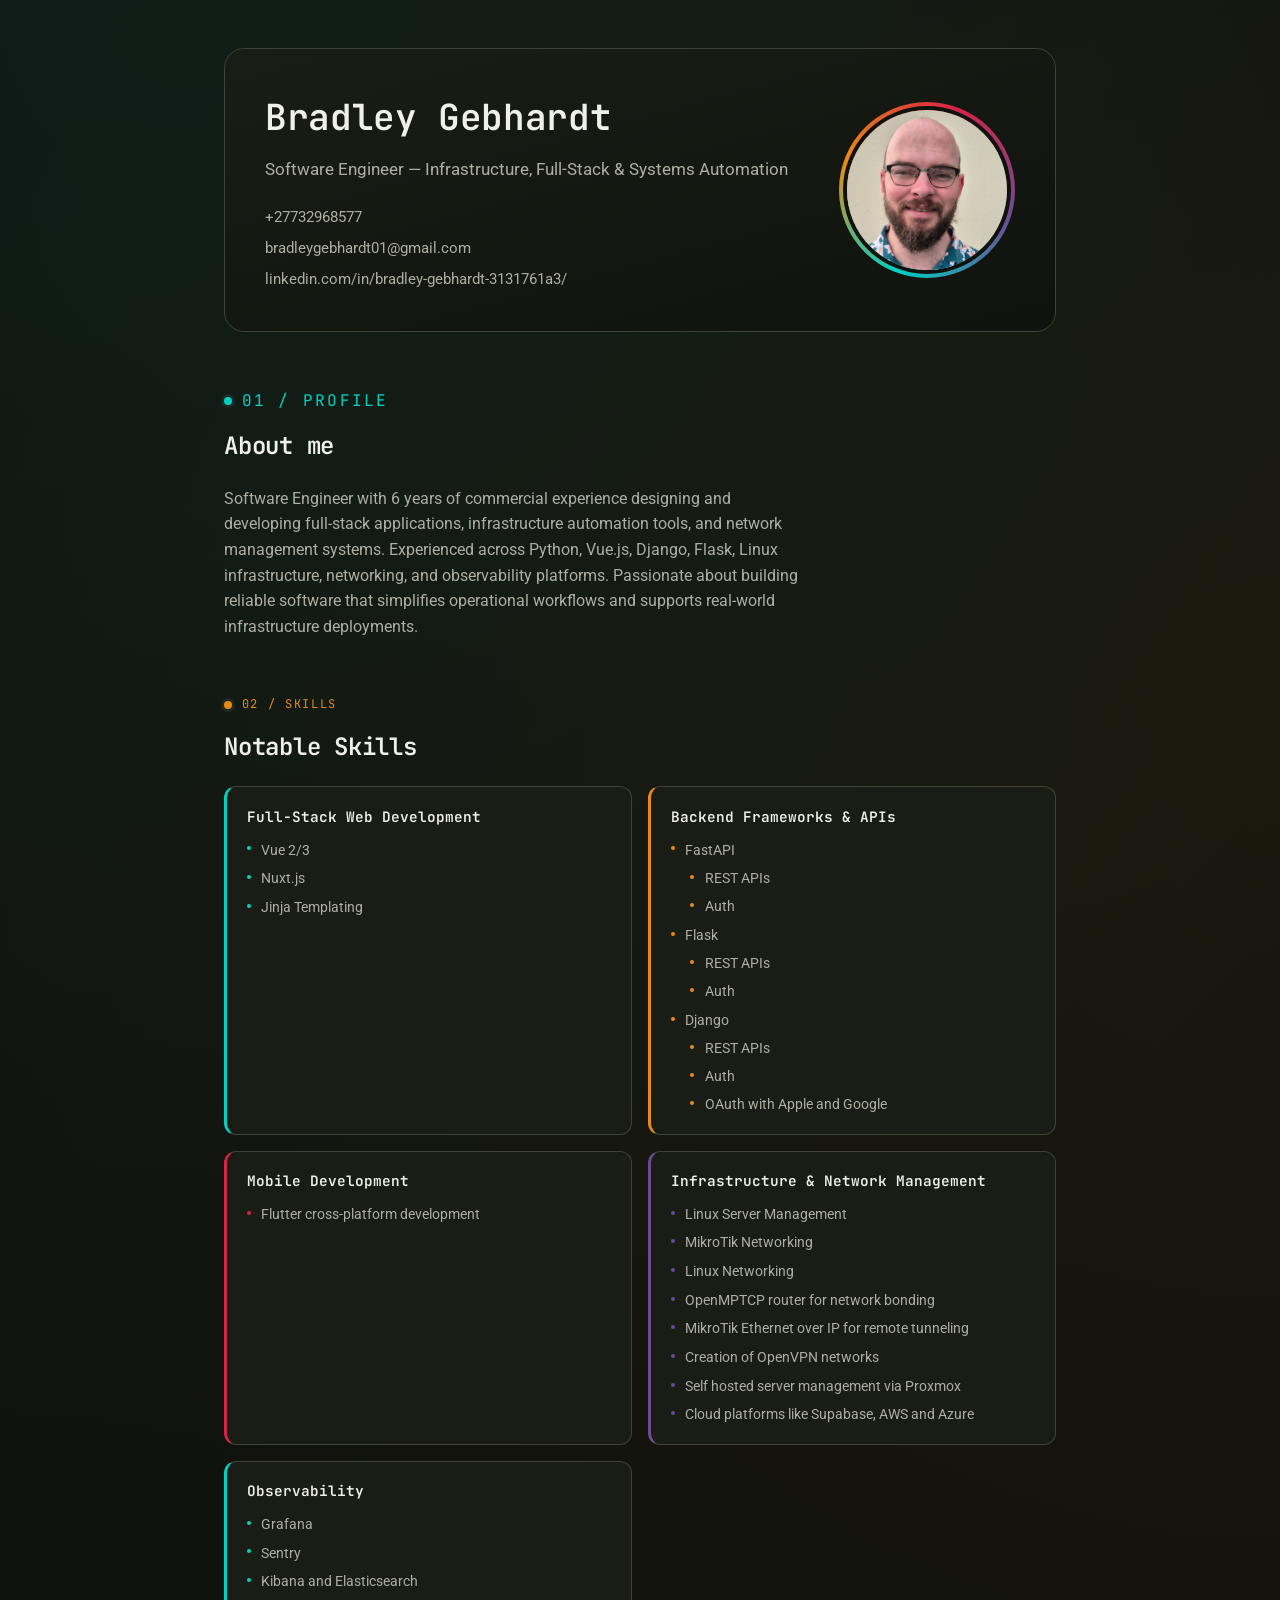
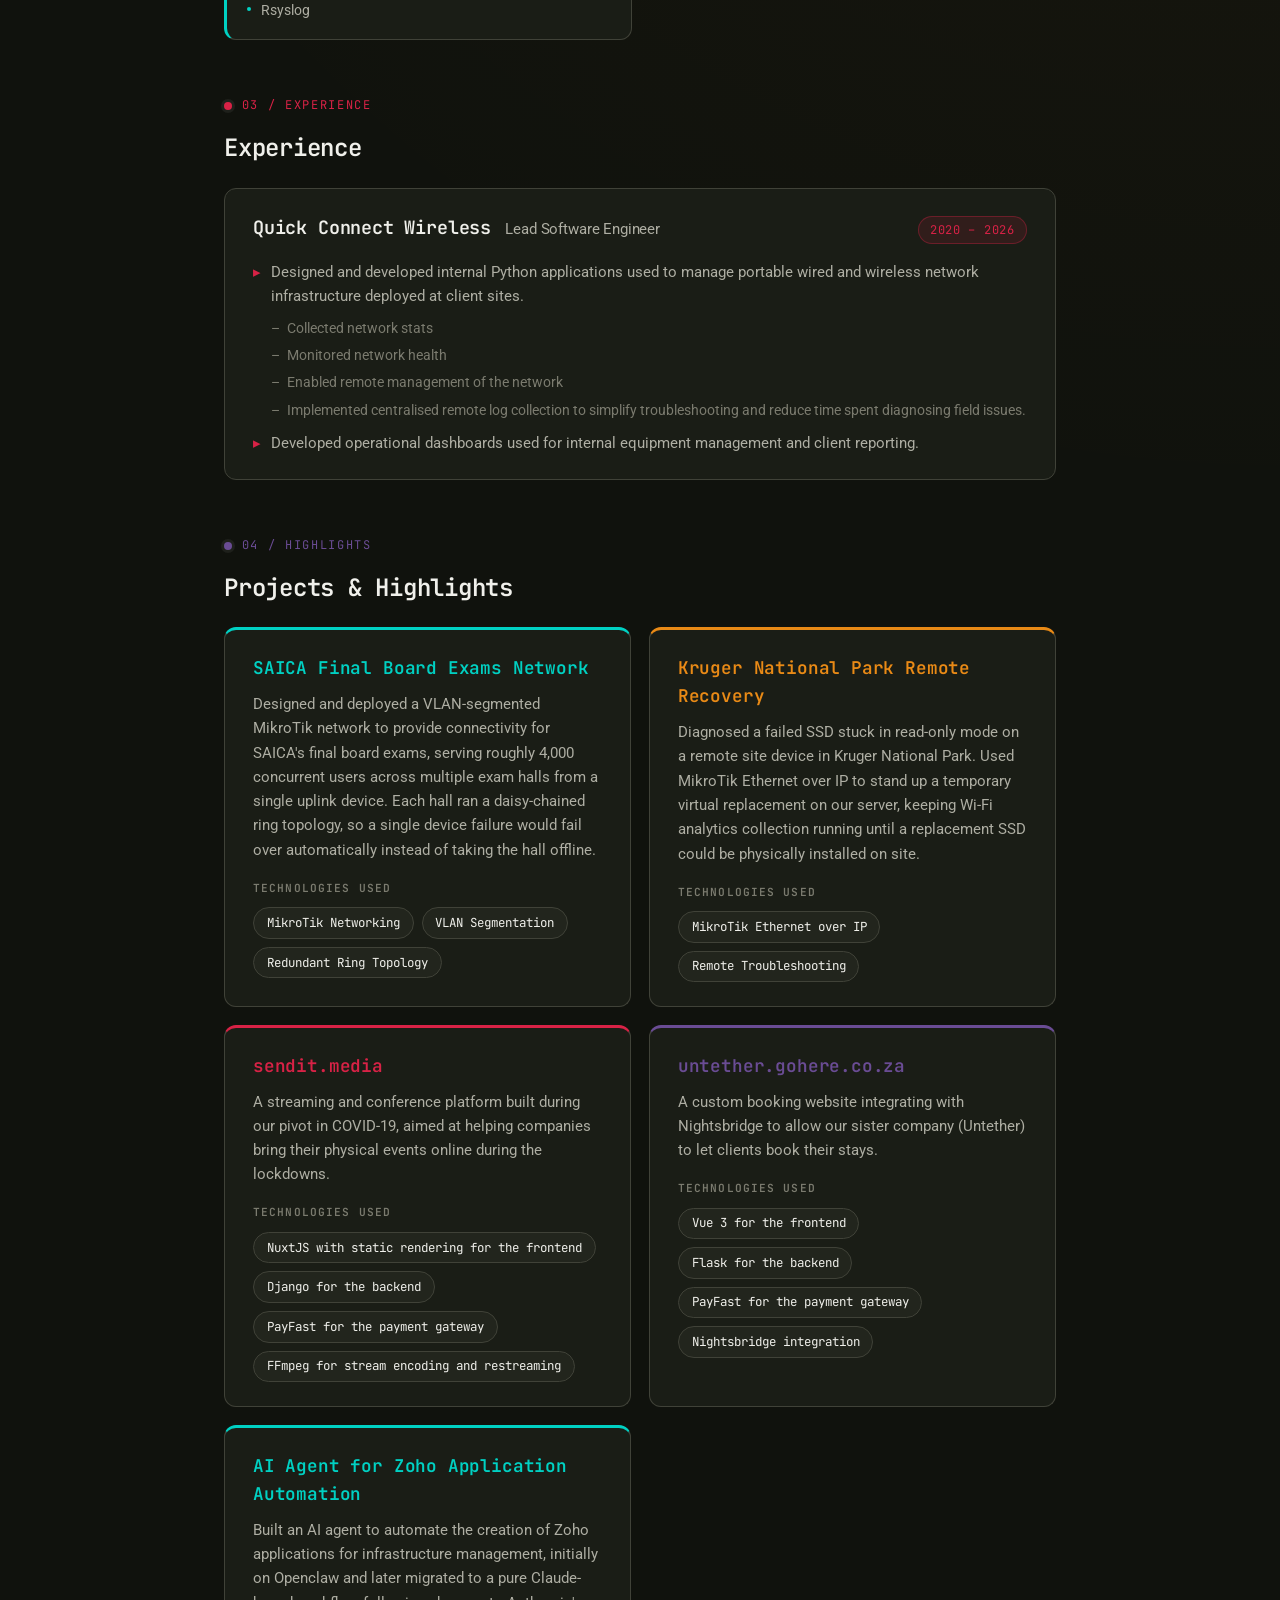
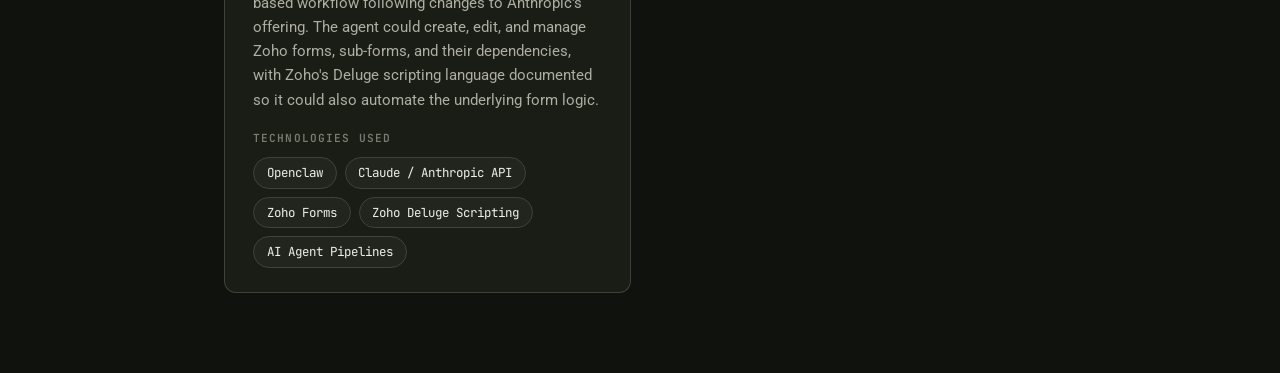
<file: index.html>
<!doctype html>
<html class="no-js" lang="">
  <head>
    <meta charset="utf-8" />
    <meta http-equiv="x-ua-compatible" content="ie=edge" />
    <title>Bradley Gebhardt</title>
    <meta name="description" content="" />
    <meta name="viewport" content="width=device-width, initial-scale=1" />

    <link rel="apple-touch-icon" href="/apple-touch-icon.png" />
    <link rel="stylesheet" href="./styles.css" type="text/css" />
    <!-- Place favicon.ico in the root directory -->
    <link rel="preconnect" href="https://fonts.googleapis.com" />
    <link rel="preconnect" href="https://fonts.gstatic.com" crossorigin />
    <link
      href="https://fonts.googleapis.com/css2?family=JetBrains+Mono:wght@400;500;600;700&family=Roboto:ital,wght@0,100..900;1,100..900&display=swap"
      rel="stylesheet"
    />
  </head>
  <body>
    <!--[if lt IE 8]>
      <p class="browserupgrade">
        You are using an <strong>outdated</strong> browser. Please
        <a href="http://browsehappy.com/">upgrade your browser</a> to improve
        your experience.
      </p>
    <![endif]-->

    <div class="page">
      <section class="header_about">
        <div class="header_about-text">
          <h1>Bradley Gebhardt</h1>

          <h2>
            Software Engineer &mdash; Infrastructure, Full-Stack &amp; Systems
            Automation
          </h2>

          <p>
            <a href="tel:+27732968577">+27732968577</a>
          </p>

          <p>
            <a href="mailto:bradleygebhardt01@gmail.com"
              >bradleygebhardt01@gmail.com</a
            >
          </p>

          <p>
            <a href="https://www.linkedin.com/in/bradley-gebhardt-3131761a3/"
              >linkedin.com/in/bradley-gebhardt-3131761a3/</a
            >
          </p>
        </div>

        <div class="image_wrapper">
          <img src="./images/headshot-1.jpeg" alt="" />
        </div>
      </section>

      <section class="header_profile" data-accent="primary">
        <p class="panel_eyebrow">
          <span class="dot" aria-hidden="true"></span>01 / Profile
        </p>
        <h2>About me</h2>

        <p>
          Software Engineer with 6 years of commercial experience designing and
          developing full-stack applications, infrastructure automation tools,
          and network management systems. Experienced across Python, Vue.js,
          Django, Flask, Linux infrastructure, networking, and observability
          platforms. Passionate about building reliable software that simplifies
          operational workflows and supports real-world infrastructure
          deployments.
        </p>
      </section>

      <section class="notable_skills" data-accent="secondary">
        <p class="panel_eyebrow">
          <span class="dot" aria-hidden="true"></span>02 / Skills
        </p>
        <h2>Notable Skills</h2>

        <ul class="skills_grid">
          <li class="skill_card">
            <span class="skill_card-title">Full-Stack Web Development</span>
            <ul class="skill_card-list">
              <li>Vue 2/3</li>
              <li>Nuxt.js</li>
              <li>Jinja Templating</li>
            </ul>
          </li>

          <li class="skill_card">
            <span class="skill_card-title">Backend Frameworks &amp; APIs</span>
            <ul class="skill_card-list">
              <li>
                FastAPI
                <ul class="skill_card-list">
                  <li>REST APIs</li>
                  <li>Auth</li>
                </ul>
              </li>
              <li>
                Flask
                <ul class="skill_card-list">
                  <li>REST APIs</li>
                  <li>Auth</li>
                </ul>
              </li>
              <li>
                Django
                <ul class="skill_card-list">
                  <li>REST APIs</li>
                  <li>Auth</li>
                  <li>OAuth with Apple and Google</li>
                </ul>
              </li>
            </ul>
          </li>

          <li class="skill_card">
            <span class="skill_card-title">Mobile Development</span>
            <ul class="skill_card-list">
              <li>Flutter cross-platform development</li>
            </ul>
          </li>

          <li class="skill_card">
            <span class="skill_card-title"
              >Infrastructure &amp; Network Management</span
            >
            <ul class="skill_card-list">
              <li>Linux Server Management</li>
              <li>MikroTik Networking</li>
              <li>Linux Networking</li>
              <li>OpenMPTCP router for network bonding</li>
              <li>MikroTik Ethernet over IP for remote tunneling</li>
              <li>Creation of OpenVPN networks</li>
              <li>Self hosted server management via Proxmox</li>
              <li>Cloud platforms like Supabase, AWS and Azure</li>
            </ul>
          </li>

          <li class="skill_card">
            <span class="skill_card-title">Observability</span>
            <ul class="skill_card-list">
              <li>Grafana</li>
              <li>Sentry</li>
              <li>Kibana and Elasticsearch</li>
              <li>Rsyslog</li>
            </ul>
          </li>
        </ul>
      </section>

      <section class="experience_overview" data-accent="tertiary">
        <p class="panel_eyebrow">
          <span class="dot" aria-hidden="true"></span>03 / Experience
        </p>
        <h2>Experience</h2>

        <div class="role_card">
          <div class="role_header">
            <h3>Quick Connect Wireless</h3>
            <h4>Lead Software Engineer</h4>
            <span class="role_period">2020 &ndash; 2026</span>
          </div>

          <ul class="role_duties">
            <li>
              Designed and developed internal Python applications used to manage
              portable wired and wireless network infrastructure deployed at
              client sites.
              <ul>
                <li>Collected network stats</li>
                <li>Monitored network health</li>
                <li>Enabled remote management of the network</li>
                <li>
                  Implemented centralised remote log collection to simplify
                  troubleshooting and reduce time spent diagnosing field issues.
                </li>
              </ul>
            </li>

            <li>
              Developed operational dashboards used for internal equipment
              management and client reporting.
            </li>
          </ul>
        </div>
      </section>

      <section class="experience_detail" data-accent="quaternary">
        <p class="panel_eyebrow">
          <span class="dot" aria-hidden="true"></span>04 / Highlights
        </p>
        <h2>Projects &amp; Highlights</h2>

        <ul class="projects_grid">
          <li class="project_card">
            <h3>SAICA Final Board Exams Network</h3>

            <p>
              Designed and deployed a VLAN-segmented MikroTik network to provide
              connectivity for SAICA's final board exams, serving roughly 4,000
              concurrent users across multiple exam halls from a single uplink
              device. Each hall ran a daisy-chained ring topology, so a single
              device failure would fail over automatically instead of taking the
              hall offline.
            </p>

            <h4>Technologies used</h4>
            <ul class="tech_pills">
              <li>MikroTik Networking</li>
              <li>VLAN Segmentation</li>
              <li>Redundant Ring Topology</li>
            </ul>
          </li>

          <li class="project_card">
            <h3>Kruger National Park Remote Recovery</h3>

            <p>
              Diagnosed a failed SSD stuck in read-only mode on a remote site
              device in Kruger National Park. Used MikroTik Ethernet over IP to
              stand up a temporary virtual replacement on our server, keeping
              Wi-Fi analytics collection running until a replacement SSD could
              be physically installed on site.
            </p>

            <h4>Technologies used</h4>
            <ul class="tech_pills">
              <li>MikroTik Ethernet over IP</li>
              <li>Remote Troubleshooting</li>
            </ul>
          </li>

          <li class="project_card">
            <h3>sendit.media</h3>

            <p>
              A streaming and conference platform built during our pivot in
              COVID-19, aimed at helping companies bring their physical events
              online during the lockdowns.
            </p>

            <h4>Technologies used</h4>
            <ul class="tech_pills">
              <li>NuxtJS with static rendering for the frontend</li>
              <li>Django for the backend</li>
              <li>PayFast for the payment gateway</li>
              <li>FFmpeg for stream encoding and restreaming</li>
            </ul>
          </li>

          <li class="project_card">
            <h3>untether.gohere.co.za</h3>

            <p>
              A custom booking website integrating with Nightsbridge to allow
              our sister company (Untether) to let clients book their stays.
            </p>

            <h4>Technologies used</h4>
            <ul class="tech_pills">
              <li>Vue 3 for the frontend</li>
              <li>Flask for the backend</li>
              <li>PayFast for the payment gateway</li>
              <li>Nightsbridge integration</li>
            </ul>
          </li>

          <li class="project_card">
            <h3>AI Agent for Zoho Application Automation</h3>

            <p>
              Built an AI agent to automate the creation of Zoho applications
              for infrastructure management, initially on Openclaw and later
              migrated to a pure Claude-based workflow following changes to
              Anthropic's offering. The agent could create, edit, and manage
              Zoho forms, sub-forms, and their dependencies, with Zoho's Deluge
              scripting language documented so it could also automate the
              underlying form logic.
            </p>

            <h4>Technologies used</h4>
            <ul class="tech_pills">
              <li>Openclaw</li>
              <li>Claude / Anthropic API</li>
              <li>Zoho Forms</li>
              <li>Zoho Deluge Scripting</li>
              <li>AI Agent Pipelines</li>
            </ul>
          </li>
        </ul>
      </section>
    </div>
  </body>
</html>
</file>
<file: styles.css>
/* ==========================================================================
   Design tokens
   To re-theme the whole page, edit the five raw palette colors below.
   Everything else references these through the semantic roles underneath.
   ========================================================================== */

:root {
    /* Raw palette */
    --dusty-grape: hsla(265, 32%, 44%, 1);
    --raspberry: hsla(348, 73%, 49%, 1);
    --onyx: hsla(84, 17%, 6%, 1);
    --amber-earth: hsla(33, 83%, 50%, 1);
    --turquoise: hsla(176, 100%, 41%, 1);

    /* Surfaces */
    --color-bg: var(--onyx);
    --color-surface: hsla(84, 14%, 10%, 1);
    --color-surface-raised: hsla(84, 13%, 13%, 1);
    --color-border: hsla(70, 8%, 24%, 1);

    /* Text */
    --color-text: hsla(60, 14%, 93%, 1);
    --color-text-muted: hsla(60, 6%, 66%, 1);
    --color-text-faint: hsla(60, 5%, 46%, 1);

    /* Accents -- one per major section, cycled in reading order */
    --color-accent-primary: var(--turquoise);
    --color-accent-secondary: var(--amber-earth);
    --color-accent-tertiary: var(--raspberry);
    --color-accent-quaternary: var(--dusty-grape);

    /* Type */
    --font-display: "JetBrains Mono", ui-monospace, "SFMono-Regular", monospace;
    --font-body: "Roboto", sans-serif;

    /* Layout */
    --page-max-width: 880px;
    --radius-sm: 6px;
    --radius-md: 12px;
    --radius-lg: 20px;
}

/* ==========================================================================
   Reset & base
   ========================================================================== */

*,
*::before,
*::after {
    box-sizing: border-box;
}

html {
    font-family: var(--font-body);
    color-scheme: dark;
}

body {
    margin: 0;
    background-color: var(--color-bg);
    background-image:
        radial-gradient(
            circle at 15% 0%,
            hsla(176, 100%, 41%, 0.06),
            transparent 40%
        ),
        radial-gradient(
            circle at 100% 20%,
            hsla(33, 83%, 50%, 0.05),
            transparent 45%
        );
    color: var(--color-text);
    line-height: 1.6;
    -webkit-font-smoothing: antialiased;
}

h1,
h2,
h3,
h4 {
    margin: 0;
    font-family: var(--font-display);
    font-weight: 600;
    letter-spacing: -0.01em;
    color: var(--color-text);
}

p {
    margin: 0;
}

ul,
ol {
    margin: 0;
    padding: 0;
    list-style: none;
}

a {
    color: inherit;
}

a:focus-visible,
button:focus-visible {
    outline: 2px solid var(--color-accent-primary);
    outline-offset: 3px;
}

@media (prefers-reduced-motion: reduce) {
    * {
        transition: none !important;
        animation: none !important;
    }
}

/* ==========================================================================
   Page shell
   ========================================================================== */

.page {
    max-width: var(--page-max-width);
    margin: 0 auto;
    padding: 3rem 1.5rem 5rem;
    display: flex;
    flex-direction: column;
    gap: 3.5rem;
}

/* ==========================================================================
   Section scaffolding
   Every content section gets a numbered, color-coded eyebrow that maps to
   one of the four accents -- a small nod to the status-panel styling of the
   monitoring dashboards (Grafana/Kibana) this CV's subject builds for a
   living.
   ========================================================================== */

.panel_eyebrow {
    display: flex;
    align-items: center;
    gap: 0.6rem;
    font-family: var(--font-display);
    font-size: 0.75rem;
    letter-spacing: 0.14em;
    text-transform: uppercase;
    color: var(--color-text-muted);
    margin-bottom: 0.85rem;
}

.panel_eyebrow .dot {
    width: 8px;
    height: 8px;
    border-radius: 50%;
    background: currentColor;
    box-shadow: 0 0 0 3px hsla(0, 0%, 100%, 0.06);
    flex-shrink: 0;
}

[data-accent="primary"] .panel_eyebrow {
    color: var(--color-accent-primary);
}

[data-accent="secondary"] .panel_eyebrow {
    color: var(--color-accent-secondary);
}

[data-accent="tertiary"] .panel_eyebrow {
    color: var(--color-accent-tertiary);
}

[data-accent="quaternary"] .panel_eyebrow {
    color: var(--color-accent-quaternary);
}

[data-accent] > h2 {
    font-size: 1.5rem;
    margin-bottom: 1.25rem;
}

/* ==========================================================================
   Hero / header_about
   ========================================================================== */

.header_about {
    display: flex;
    align-items: center;
    gap: 2.5rem;
    padding: 2.5rem;
    border: 1px solid var(--color-border);
    border-radius: var(--radius-lg);
    background: linear-gradient(
        165deg,
        var(--color-surface) 0%,
        var(--color-bg) 100%
    );
}

.header_about-text h1 {
    font-size: 2.25rem;
    margin-bottom: 0.6rem;
}

.header_about-text h2 {
    font-family: var(--font-body);
    font-weight: 400;
    font-size: 1.05rem;
    color: var(--color-text-muted);
    margin-bottom: 1.4rem;
    letter-spacing: 0;
}

.header_about-text p {
    font-size: 0.95rem;
}

.header_about-text p + p {
    margin-top: 0.4rem;
}

.header_about p a {
    color: var(--color-text-muted);
    text-decoration: none;
    border-bottom: 1px solid transparent;
    transition:
        color 0.15s ease,
        border-color 0.15s ease;
}

.header_about p a:hover {
    color: var(--color-accent-primary);
    border-bottom-color: var(--color-accent-primary);
}

.header_about .image_wrapper {
    width: 176px;
    height: 176px;
    margin-left: auto;
    flex-shrink: 0;
    border-radius: 50%;
    padding: 4px;
    background: conic-gradient(
        from 200deg,
        var(--color-accent-primary),
        var(--color-accent-secondary),
        var(--color-accent-tertiary),
        var(--color-accent-quaternary),
        var(--color-accent-primary)
    );
    overflow: hidden;
}

.header_about .image_wrapper img {
    width: 100%;
    height: 100%;
    display: block;
    object-fit: cover;
    object-position: center 20%;
    border-radius: 50%;
    border: 4px solid var(--color-bg);
}

/* ==========================================================================
   About
   ========================================================================== */

.header_profile p {
    max-width: 65ch;
    color: var(--color-text-muted);
    font-size: 1rem;
}

/* ==========================================================================
   Notable skills
   ========================================================================== */

.skills_grid {
    display: grid;
    grid-template-columns: repeat(2, 1fr);
    gap: 1rem;
}

.skill_card {
    border: 1px solid var(--color-border);
    border-left: 3px solid var(--card-accent, var(--color-accent-secondary));
    background: var(--color-surface);
    border-radius: var(--radius-md);
    padding: 1.1rem 1.25rem;
}

.skill_card > .skill_card-title {
    display: block;
    font-family: var(--font-display);
    font-size: 0.9rem;
    font-weight: 600;
    color: var(--color-text);
    margin-bottom: 0.65rem;
}

.skill_card-list {
    display: flex;
    flex-direction: column;
    gap: 0.35rem;
}

.skill_card-list li {
    font-size: 0.9rem;
    color: var(--color-text-muted);
    padding-left: 0.9rem;
    position: relative;
}

.skill_card-list li::before {
    content: "";
    position: absolute;
    left: 0;
    top: 0.55em;
    width: 4px;
    height: 4px;
    border-radius: 50%;
    background: var(--card-accent, var(--color-accent-secondary));
}

.skill_card-list .skill_card-list {
    margin-top: 0.35rem;
    margin-left: 0.3rem;
    gap: 0.3rem;
}

/* Cycle the four accents across the skill cards */
.skill_card:nth-of-type(4n + 1) {
    --card-accent: var(--color-accent-primary);
}
.skill_card:nth-of-type(4n + 2) {
    --card-accent: var(--color-accent-secondary);
}
.skill_card:nth-of-type(4n + 3) {
    --card-accent: var(--color-accent-tertiary);
}
.skill_card:nth-of-type(4n + 4) {
    --card-accent: var(--color-accent-quaternary);
}

/* ==========================================================================
   Experience overview
   ========================================================================== */

.role_card {
    border: 1px solid var(--color-border);
    border-radius: var(--radius-md);
    background: var(--color-surface);
    padding: 1.5rem 1.75rem;
}

.role_header {
    display: flex;
    flex-wrap: wrap;
    align-items: baseline;
    gap: 0.5rem 0.9rem;
    margin-bottom: 1rem;
}

.role_header h3 {
    font-size: 1.15rem;
}

.role_header h4 {
    font-family: var(--font-body);
    font-weight: 400;
    font-size: 0.95rem;
    color: var(--color-text-muted);
}

.role_period {
    margin-left: auto;
    font-family: var(--font-display);
    font-size: 0.75rem;
    letter-spacing: 0.06em;
    color: var(--color-accent-tertiary);
    background: hsla(348, 73%, 49%, 0.12);
    border: 1px solid hsla(348, 73%, 49%, 0.35);
    border-radius: 999px;
    padding: 0.2rem 0.7rem;
}

.role_duties {
    display: flex;
    flex-direction: column;
    gap: 0.6rem;
}

.role_duties > li {
    padding-left: 1.1rem;
    position: relative;
    color: var(--color-text-muted);
    font-size: 0.95rem;
}

.role_duties > li::before {
    content: "▸";
    position: absolute;
    left: 0;
    color: var(--color-accent-tertiary);
}

.role_duties ul {
    margin-top: 0.5rem;
    display: flex;
    flex-direction: column;
    gap: 0.3rem;
}

.role_duties ul li {
    padding-left: 1rem;
    font-size: 0.88rem;
    color: var(--color-text-faint);
    position: relative;
}

.role_duties ul li::before {
    content: "–";
    position: absolute;
    left: 0;
    color: var(--color-text-faint);
}

/* ==========================================================================
   Projects
   ========================================================================== */

.projects_grid {
    display: grid;
    grid-template-columns: repeat(2, 1fr);
    gap: 1.1rem;
    align-items: start;
}

.project_card {
    border: 1px solid var(--color-border);
    border-top: 3px solid var(--card-accent, var(--color-accent-quaternary));
    background: var(--color-surface);
    border-radius: var(--radius-md);
    padding: 1.5rem 1.75rem;
    height: 100%;
}

/* Cycle the four accents across the highlight cards */
.project_card:nth-of-type(4n + 1) {
    --card-accent: var(--color-accent-primary);
}
.project_card:nth-of-type(4n + 2) {
    --card-accent: var(--color-accent-secondary);
}
.project_card:nth-of-type(4n + 3) {
    --card-accent: var(--color-accent-tertiary);
}
.project_card:nth-of-type(4n + 4) {
    --card-accent: var(--color-accent-quaternary);
}

.project_card h3 {
    font-size: 1.1rem;
    color: var(--card-accent, var(--color-accent-quaternary));
    margin-bottom: 0.6rem;
}

.project_card p {
    color: var(--color-text-muted);
    font-size: 0.95rem;
    margin-bottom: 1.1rem;
}

.project_card h4 {
    font-family: var(--font-display);
    font-size: 0.7rem;
    letter-spacing: 0.1em;
    text-transform: uppercase;
    color: var(--color-text-faint);
    margin-bottom: 0.6rem;
}

.tech_pills {
    display: flex;
    flex-wrap: wrap;
    gap: 0.5rem;
}

.tech_pills li {
    font-family: var(--font-display);
    font-size: 0.78rem;
    color: var(--color-text);
    background: var(--color-surface-raised);
    border: 1px solid var(--color-border);
    border-radius: 999px;
    padding: 0.3rem 0.8rem;
}

/* ==========================================================================
   Responsive
   ========================================================================== */

@media (max-width: 640px) {
    .page {
        padding: 2rem 1.1rem 3rem;
        gap: 2.5rem;
    }

    .header_about {
        flex-direction: column-reverse;
        text-align: center;
        padding: 2rem 1.5rem;
    }

    .header_about .image_wrapper {
        margin: 0 auto;
    }

    .role_period {
        margin-left: 0;
    }

    .skills_grid,
    .projects_grid {
        grid-template-columns: 1fr;
    }
}

/* ==========================================================================
   Print
   The dashboard-dark theme is great on screen but wastes ink and prints
   unpredictably (browsers vary on whether they honor background colors), so
   print gets a light, ink-friendly palette. Cards/sections are also kept
   from splitting mid-block across page breaks.
   ========================================================================== */

@media print {
    @page {
        margin: 1.4cm;
    }

    /* Force the browser to actually print background colors/gradients --
     without this, most browsers drop them by default regardless of the
     "Background graphics" checkbox in the print dialog. Turning that
     checkbox ON is still required for this to take effect. */
    * {
        -webkit-print-color-adjust: exact;
        print-color-adjust: exact;
        color-adjust: exact;
    }

    .page {
        max-width: 100%;
        padding: 1rem 0;
        gap: 1.4rem;
    }

    /* Single-column for print: a 2-up grid with an odd number of cards
     leaves a lone card in its own row, which is more likely to spill onto
     a fresh page and waste the space left on the page before it. Stacking
     lets cards flow and fill each page top-to-bottom instead. */
    .skills_grid,
    .projects_grid {
        grid-template-columns: 1fr;
    }

    /* Keep each panel's heading attached to its content, and keep
     individual cards from being cut mid-content across a page boundary.
     Note: the section wrappers themselves (.notable_skills,
     .experience_detail, etc.) are deliberately NOT in this list -- forcing
     a whole multi-card section to stay together pushes it entirely onto
     the next page rather than letting it flow, which is what caused a
     single trailing card to land alone on its own page. */
    .header_about,
    .role_card,
    .skill_card,
    .project_card {
        break-inside: avoid;
        page-break-inside: avoid;
    }

    h2,
    h3,
    h4,
    .panel_eyebrow {
        break-after: avoid;
        page-break-after: avoid;
    }
}
</file>
